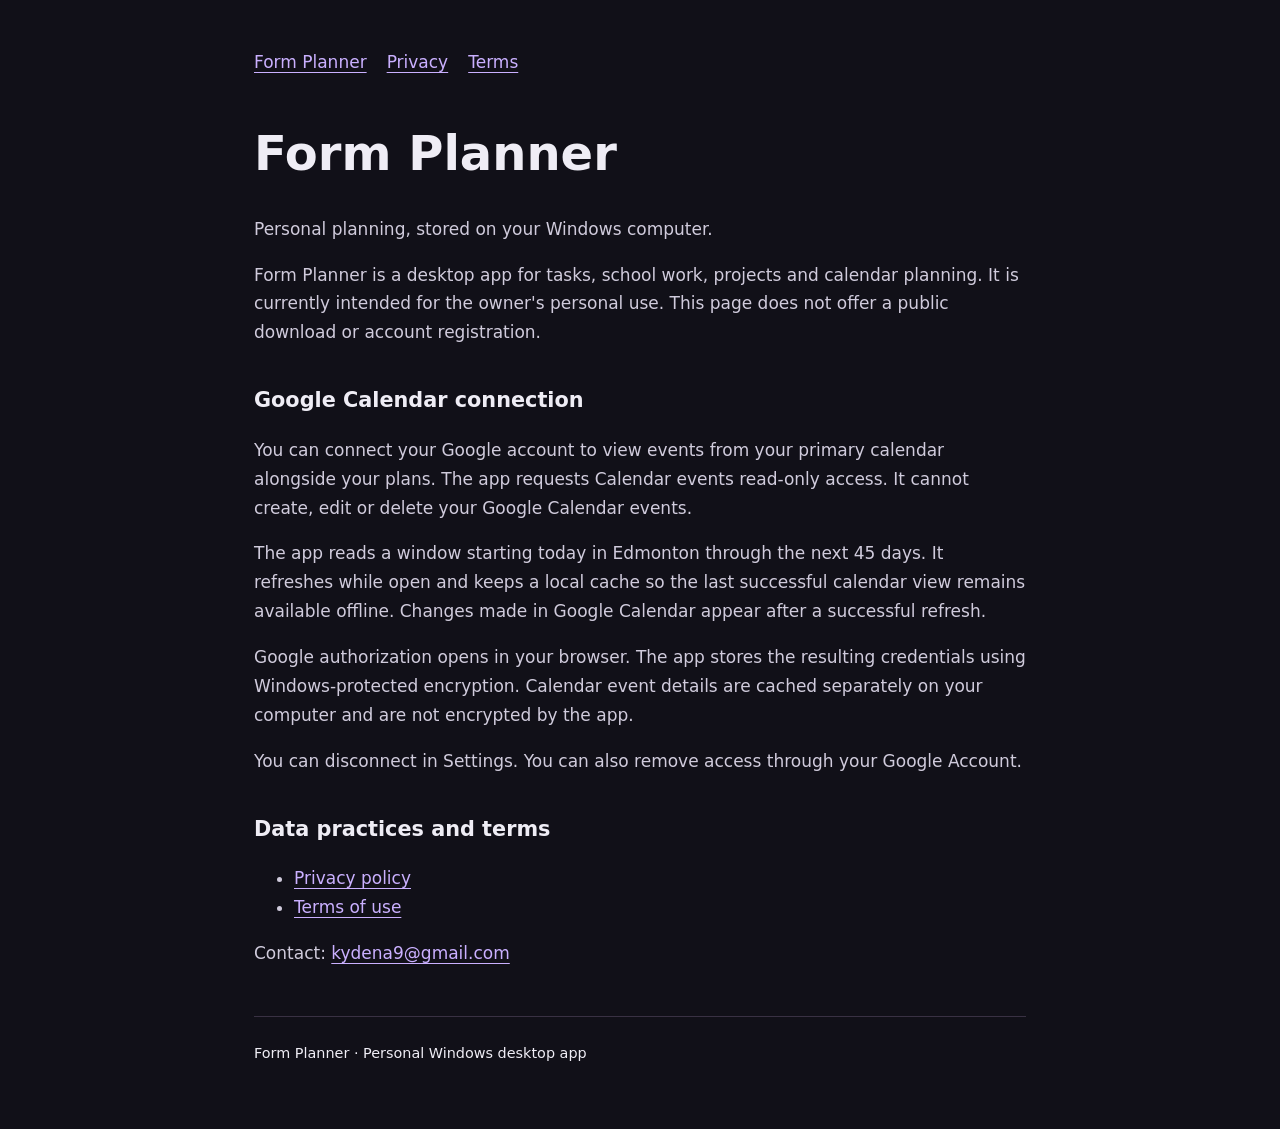
<file: index.html>
<!doctype html>
<html lang="en"><head><meta charset="utf-8"><meta name="viewport" content="width=device-width,initial-scale=1"><meta name="description" content="Form Planner personal Windows desktop app and Google Calendar data practices."><title>Form Planner</title><link rel="stylesheet" href="style.css"></head>
<body><main><nav aria-label="Main navigation"><a href="index.html">Form Planner</a><a href="privacy.html">Privacy</a><a href="terms.html">Terms</a></nav>
<h1>Form Planner</h1><p>Personal planning, stored on your Windows computer.</p><p>Form Planner is a desktop app for tasks, school work, projects and calendar planning. It is currently intended for the owner&#x27;s personal use. This page does not offer a public download or account registration.</p><h2>Google Calendar connection</h2><p>You can connect your Google account to view events from your primary calendar alongside your plans. The app requests Calendar events read-only access. It cannot create, edit or delete your Google Calendar events.</p><p>The app reads a window starting today in Edmonton through the next 45 days. It refreshes while open and keeps a local cache so the last successful calendar view remains available offline. Changes made in Google Calendar appear after a successful refresh.</p><p>Google authorization opens in your browser. The app stores the resulting credentials using Windows-protected encryption. Calendar event details are cached separately on your computer and are not encrypted by the app.</p><p>You can disconnect in Settings. You can also remove access through your Google Account.</p><h2>Data practices and terms</h2><ul><li><a href="privacy.html">Privacy policy</a></li><li><a href="terms.html">Terms of use</a></li></ul><p>Contact: <a href="mailto:kydena9@gmail.com">kydena9@gmail.com</a></p>
<footer>Form Planner · Personal Windows desktop app</footer></main></body></html>
</file>
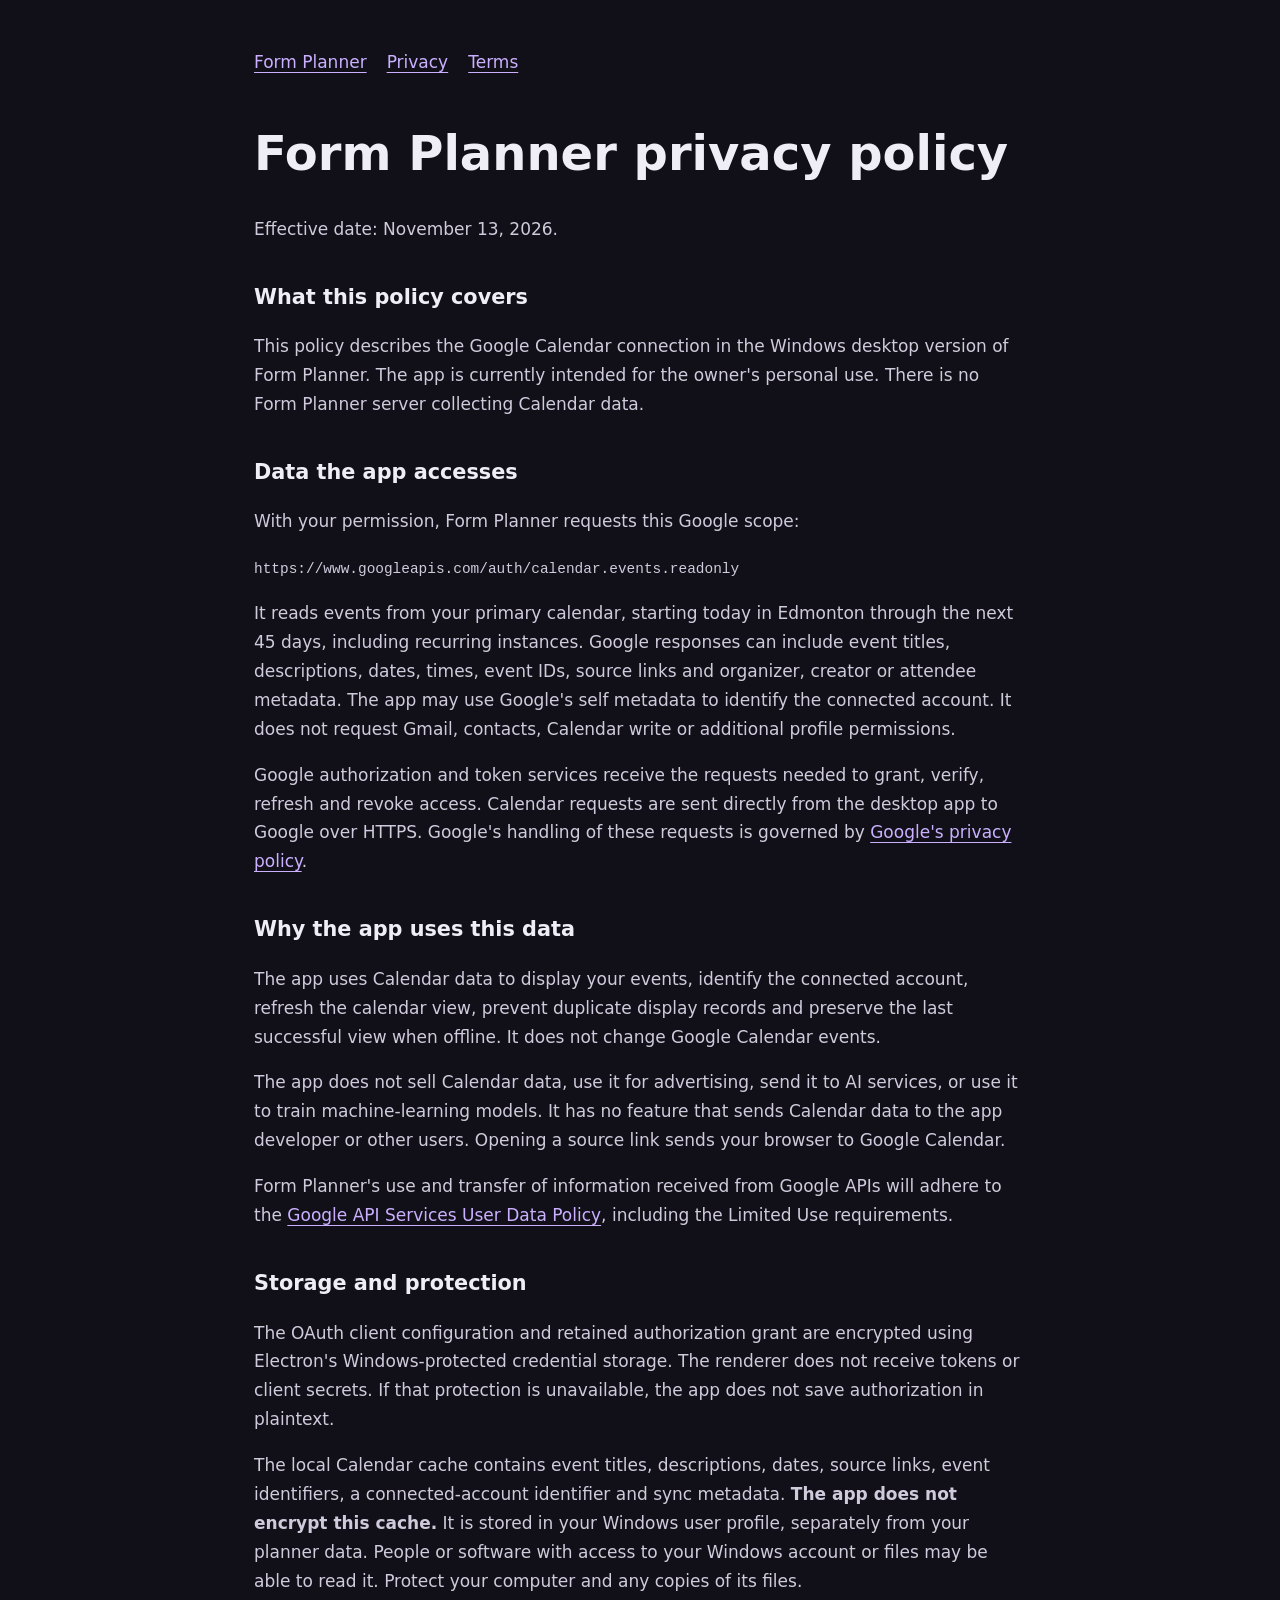
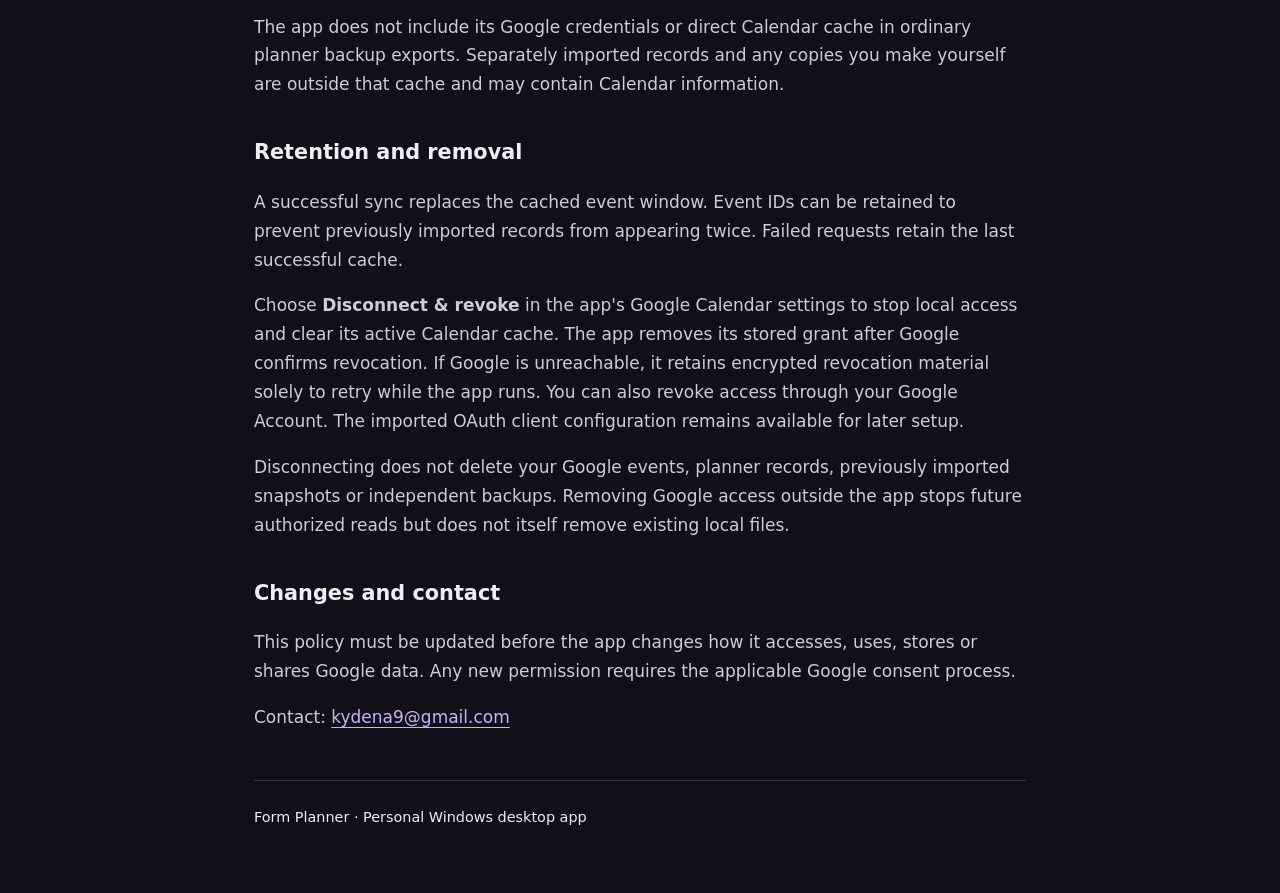
<file: privacy.html>
<!doctype html>
<html lang="en"><head><meta charset="utf-8"><meta name="viewport" content="width=device-width,initial-scale=1"><meta name="description" content="Form Planner personal Windows desktop app and Google Calendar data practices."><title>Form Planner privacy policy</title><link rel="stylesheet" href="style.css"></head>
<body><main><nav aria-label="Main navigation"><a href="index.html">Form Planner</a><a href="privacy.html">Privacy</a><a href="terms.html">Terms</a></nav>
<h1>Form Planner privacy policy</h1><p>Effective date: November 13, 2026.</p><h2>What this policy covers</h2><p>This policy describes the Google Calendar connection in the Windows desktop version of Form Planner. The app is currently intended for the owner&#x27;s personal use. There is no Form Planner server collecting Calendar data.</p><h2>Data the app accesses</h2><p>With your permission, Form Planner requests this Google scope:</p><p><code>https://www.googleapis.com/auth/calendar.events.readonly</code></p><p>It reads events from your primary calendar, starting today in Edmonton through the next 45 days, including recurring instances. Google responses can include event titles, descriptions, dates, times, event IDs, source links and organizer, creator or attendee metadata. The app may use Google&#x27;s self metadata to identify the connected account. It does not request Gmail, contacts, Calendar write or additional profile permissions.</p><p>Google authorization and token services receive the requests needed to grant, verify, refresh and revoke access. Calendar requests are sent directly from the desktop app to Google over HTTPS. Google&#x27;s handling of these requests is governed by <a href="https://policies.google.com/privacy">Google&#x27;s privacy policy</a>.</p><h2>Why the app uses this data</h2><p>The app uses Calendar data to display your events, identify the connected account, refresh the calendar view, prevent duplicate display records and preserve the last successful view when offline. It does not change Google Calendar events.</p><p>The app does not sell Calendar data, use it for advertising, send it to AI services, or use it to train machine-learning models. It has no feature that sends Calendar data to the app developer or other users. Opening a source link sends your browser to Google Calendar.</p><p>Form Planner&#x27;s use and transfer of information received from Google APIs will adhere to the <a href="https://developers.google.com/terms/api-services-user-data-policy">Google API Services User Data Policy</a>, including the Limited Use requirements.</p><h2>Storage and protection</h2><p>The OAuth client configuration and retained authorization grant are encrypted using Electron&#x27;s Windows-protected credential storage. The renderer does not receive tokens or client secrets. If that protection is unavailable, the app does not save authorization in plaintext.</p><p>The local Calendar cache contains event titles, descriptions, dates, source links, event identifiers, a connected-account identifier and sync metadata. <strong>The app does not encrypt this cache.</strong> It is stored in your Windows user profile, separately from your planner data. People or software with access to your Windows account or files may be able to read it. Protect your computer and any copies of its files.</p><p>The app does not include its Google credentials or direct Calendar cache in ordinary planner backup exports. Separately imported records and any copies you make yourself are outside that cache and may contain Calendar information.</p><h2>Retention and removal</h2><p>A successful sync replaces the cached event window. Event IDs can be retained to prevent previously imported records from appearing twice. Failed requests retain the last successful cache.</p><p>Choose <strong>Disconnect &amp; revoke</strong> in the app&#x27;s Google Calendar settings to stop local access and clear its active Calendar cache. The app removes its stored grant after Google confirms revocation. If Google is unreachable, it retains encrypted revocation material solely to retry while the app runs. You can also revoke access through your Google Account. The imported OAuth client configuration remains available for later setup.</p><p>Disconnecting does not delete your Google events, planner records, previously imported snapshots or independent backups. Removing Google access outside the app stops future authorized reads but does not itself remove existing local files.</p><h2>Changes and contact</h2><p>This policy must be updated before the app changes how it accesses, uses, stores or shares Google data. Any new permission requires the applicable Google consent process.</p><p>Contact: <a href="mailto:kydena9@gmail.com">kydena9@gmail.com</a></p>
<footer>Form Planner · Personal Windows desktop app</footer></main></body></html>
</file>
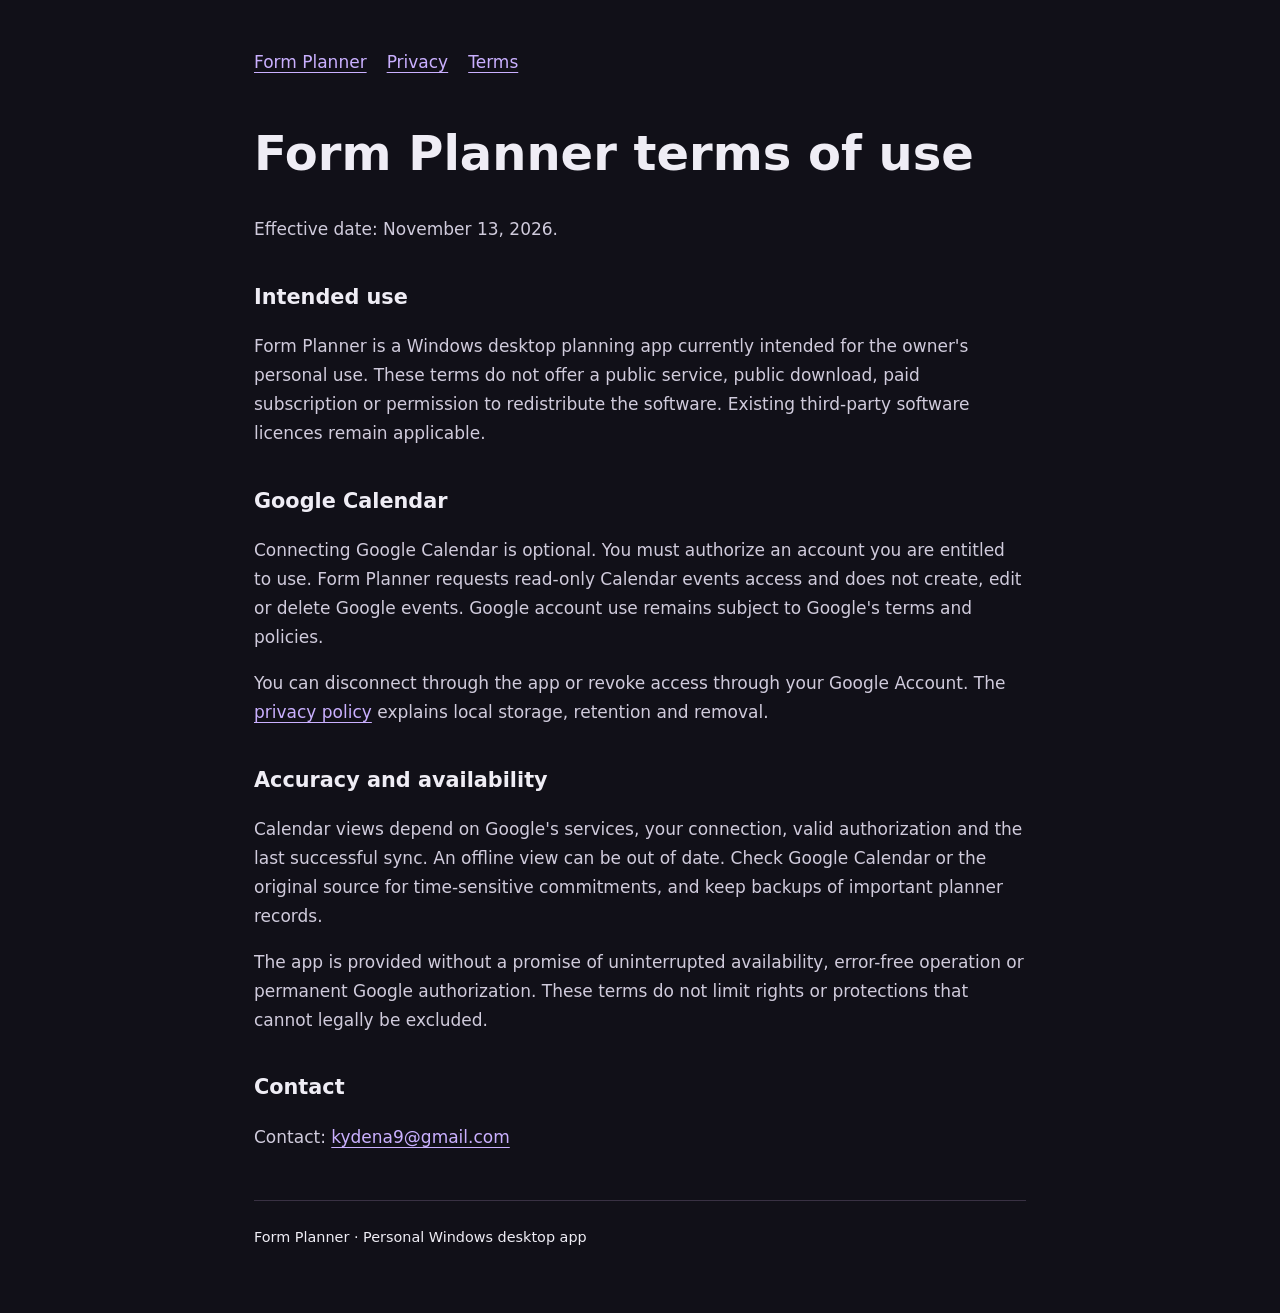
<file: terms.html>
<!doctype html>
<html lang="en"><head><meta charset="utf-8"><meta name="viewport" content="width=device-width,initial-scale=1"><meta name="description" content="Form Planner personal Windows desktop app and Google Calendar data practices."><title>Form Planner terms of use</title><link rel="stylesheet" href="style.css"></head>
<body><main><nav aria-label="Main navigation"><a href="index.html">Form Planner</a><a href="privacy.html">Privacy</a><a href="terms.html">Terms</a></nav>
<h1>Form Planner terms of use</h1><p>Effective date: November 13, 2026.</p><h2>Intended use</h2><p>Form Planner is a Windows desktop planning app currently intended for the owner&#x27;s personal use. These terms do not offer a public service, public download, paid subscription or permission to redistribute the software. Existing third-party software licences remain applicable.</p><h2>Google Calendar</h2><p>Connecting Google Calendar is optional. You must authorize an account you are entitled to use. Form Planner requests read-only Calendar events access and does not create, edit or delete Google events. Google account use remains subject to Google&#x27;s terms and policies.</p><p>You can disconnect through the app or revoke access through your Google Account. The <a href="privacy.html">privacy policy</a> explains local storage, retention and removal.</p><h2>Accuracy and availability</h2><p>Calendar views depend on Google&#x27;s services, your connection, valid authorization and the last successful sync. An offline view can be out of date. Check Google Calendar or the original source for time-sensitive commitments, and keep backups of important planner records.</p><p>The app is provided without a promise of uninterrupted availability, error-free operation or permanent Google authorization. These terms do not limit rights or protections that cannot legally be excluded.</p><h2>Contact</h2><p>Contact: <a href="mailto:kydena9@gmail.com">kydena9@gmail.com</a></p>
<footer>Form Planner · Personal Windows desktop app</footer></main></body></html>
</file>
<file: style.css>
*{box-sizing:border-box}body{margin:0;background:#111018;color:#efedf5;font:17px/1.7 system-ui,sans-serif}main{max-width:820px;margin:auto;padding:48px 24px 64px}nav{display:flex;flex-wrap:wrap;gap:20px;margin-bottom:48px}a{color:#cab0ff;text-underline-offset:4px}a:focus-visible{outline:3px solid #cab0ff;outline-offset:5px}h1{font-size:clamp(2rem,6vw,3rem);line-height:1.2}h2{font-size:1.3rem;margin-top:36px}p,li{color:#d0cbdc}code{overflow-wrap:anywhere;font-size:.85em}footer{margin-top:48px;border-top:1px solid #393143;padding-top:24px;font-size:.9rem}
</file>
